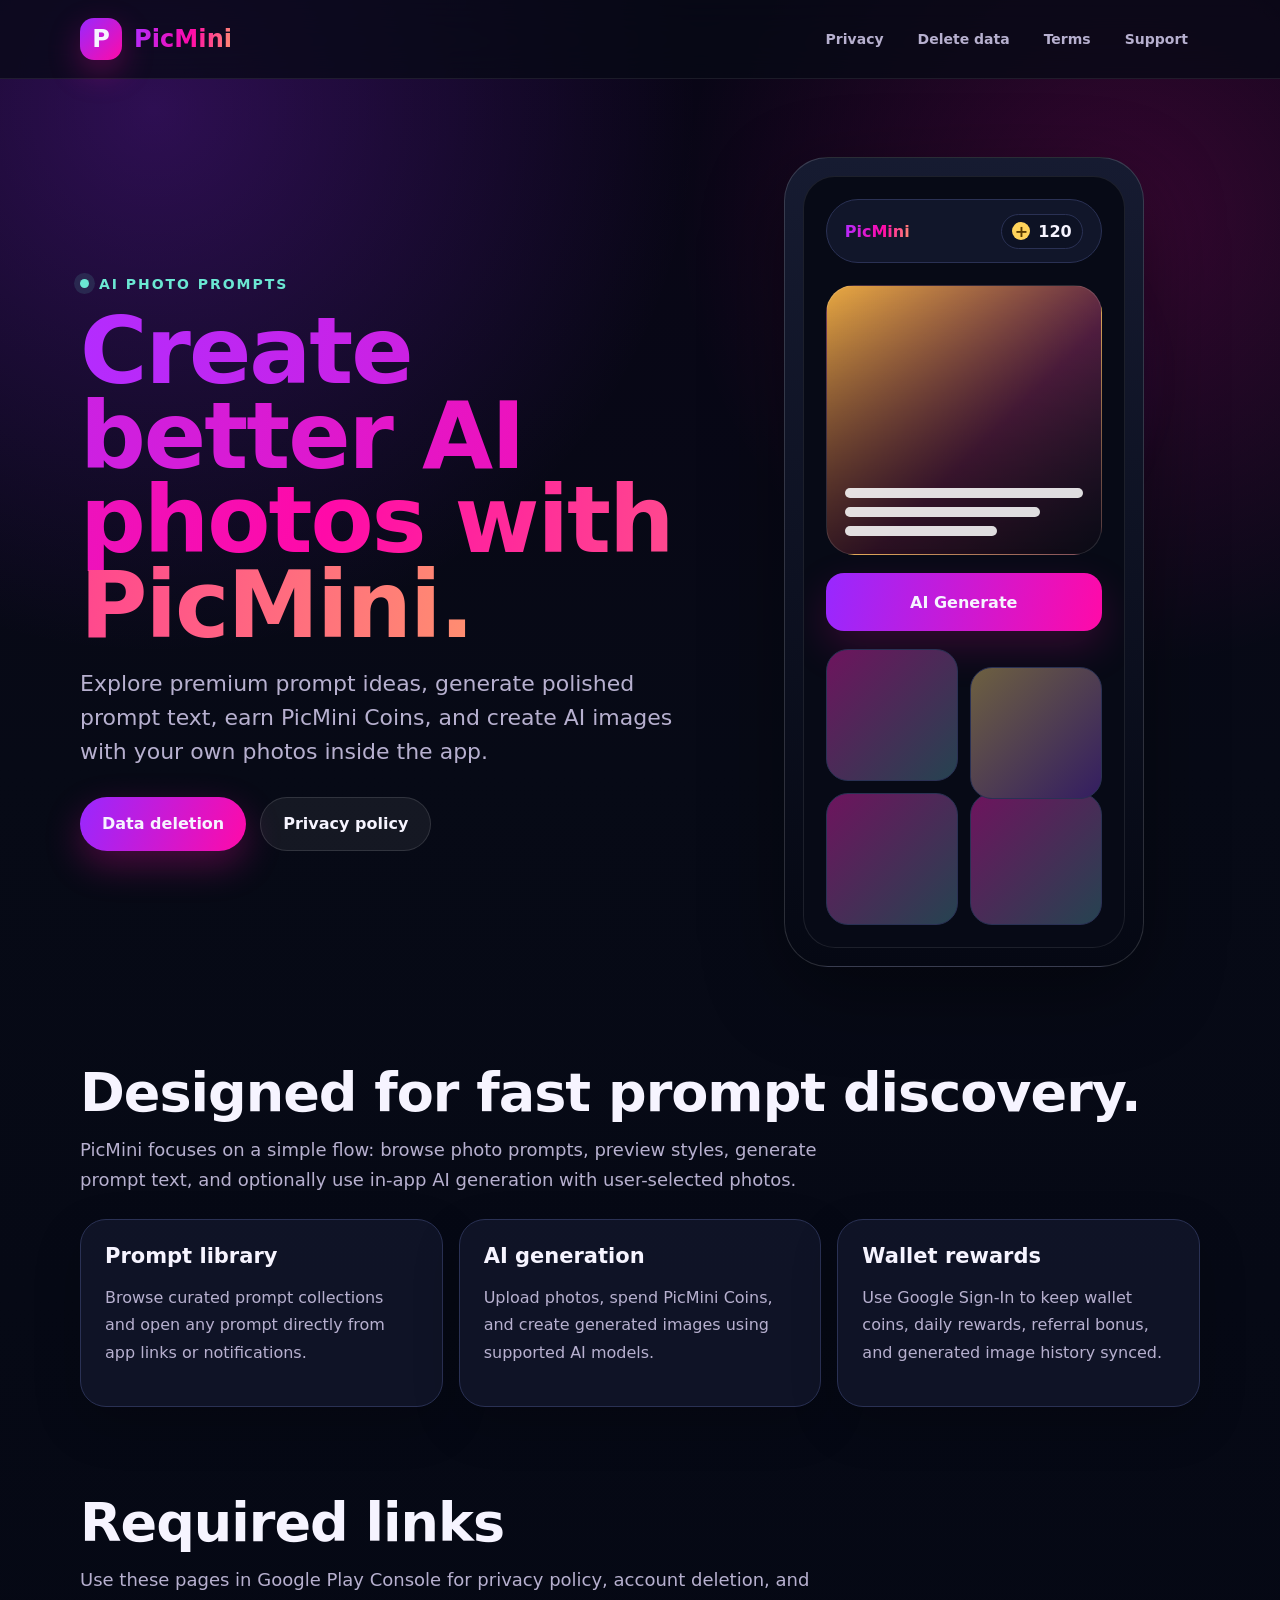
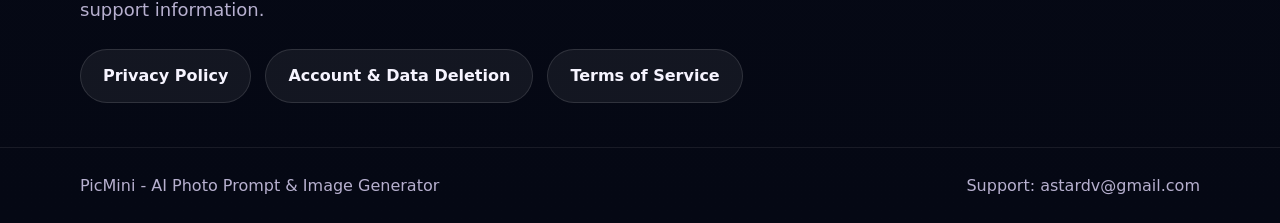
<file: index.html>
<!doctype html>
<html lang="en">
<head>
  <meta charset="utf-8">
  <meta name="viewport" content="width=device-width, initial-scale=1">
  <title>PicMini - AI Photo Prompt & Image Generator</title>
  <meta name="description" content="PicMini helps users discover AI photo prompts, earn coins, and generate AI images with their own photos.">
  <link rel="stylesheet" href="assets/styles.css">
</head>
<body>
  <header class="topbar">
    <nav class="page nav" aria-label="Main navigation">
      <a class="brand" href="index.html" aria-label="PicMini home">
        <span class="brand-mark">P</span>
        <span class="brand-name">PicMini</span>
      </a>
      <div class="nav-links">
        <a href="privacy-policy.html">Privacy</a>
        <a href="data-deletion.html">Delete data</a>
        <a href="terms.html">Terms</a>
        <a href="mailto:astardv@gmail.com?subject=PicMini%20Prompt%20App">Support</a>
      </div>
    </nav>
  </header>

  <main>
    <section class="page hero">
      <div>
        <span class="eyebrow">AI photo prompts</span>
        <h1><span class="gradient-text">Create better AI photos with PicMini.</span></h1>
        <p class="hero-copy">Explore premium prompt ideas, generate polished prompt text, earn PicMini Coins, and create AI images with your own photos inside the app.</p>
        <div class="actions">
          <a class="button primary" href="data-deletion.html">Data deletion</a>
          <a class="button" href="privacy-policy.html">Privacy policy</a>
        </div>
      </div>

      <div class="phone-stage" aria-hidden="true">
        <div class="glow"></div>
        <div class="phone">
          <div class="phone-screen">
            <div class="screen-header">
              <strong class="brand-name">PicMini</strong>
              <span class="coin">120</span>
            </div>
            <div class="feature-card">
              <div class="prompt-lines">
                <span class="line"></span>
                <span class="line"></span>
                <span class="line"></span>
              </div>
            </div>
            <div class="generate-button">AI Generate</div>
            <div class="mini-grid">
              <div class="mini"></div>
              <div class="mini"></div>
              <div class="mini"></div>
              <div class="mini"></div>
            </div>
          </div>
        </div>
      </div>
    </section>

    <section class="page section">
      <h2>Designed for fast prompt discovery.</h2>
      <p class="section-lead">PicMini focuses on a simple flow: browse photo prompts, preview styles, generate prompt text, and optionally use in-app AI generation with user-selected photos.</p>
      <div class="cards">
        <article class="card">
          <h3>Prompt library</h3>
          <p>Browse curated prompt collections and open any prompt directly from app links or notifications.</p>
        </article>
        <article class="card">
          <h3>AI generation</h3>
          <p>Upload photos, spend PicMini Coins, and create generated images using supported AI models.</p>
        </article>
        <article class="card">
          <h3>Wallet rewards</h3>
          <p>Use Google Sign-In to keep wallet coins, daily rewards, referral bonus, and generated image history synced.</p>
        </article>
      </div>
    </section>

    <section class="page section">
      <h2>Required links</h2>
      <p class="section-lead">Use these pages in Google Play Console for privacy policy, account deletion, and support information.</p>
      <div class="actions">
        <a class="button" href="privacy-policy.html">Privacy Policy</a>
        <a class="button" href="data-deletion.html">Account & Data Deletion</a>
        <a class="button" href="terms.html">Terms of Service</a>
      </div>
    </section>
  </main>

  <footer class="footer">
    <div class="page footer-row">
      <span>PicMini - AI Photo Prompt & Image Generator</span>
      <span>Support: <a href="mailto:astardv@gmail.com?subject=PicMini%20Prompt%20App">astardv@gmail.com</a></span>
    </div>
  </footer>
</body>
</html>
</file>
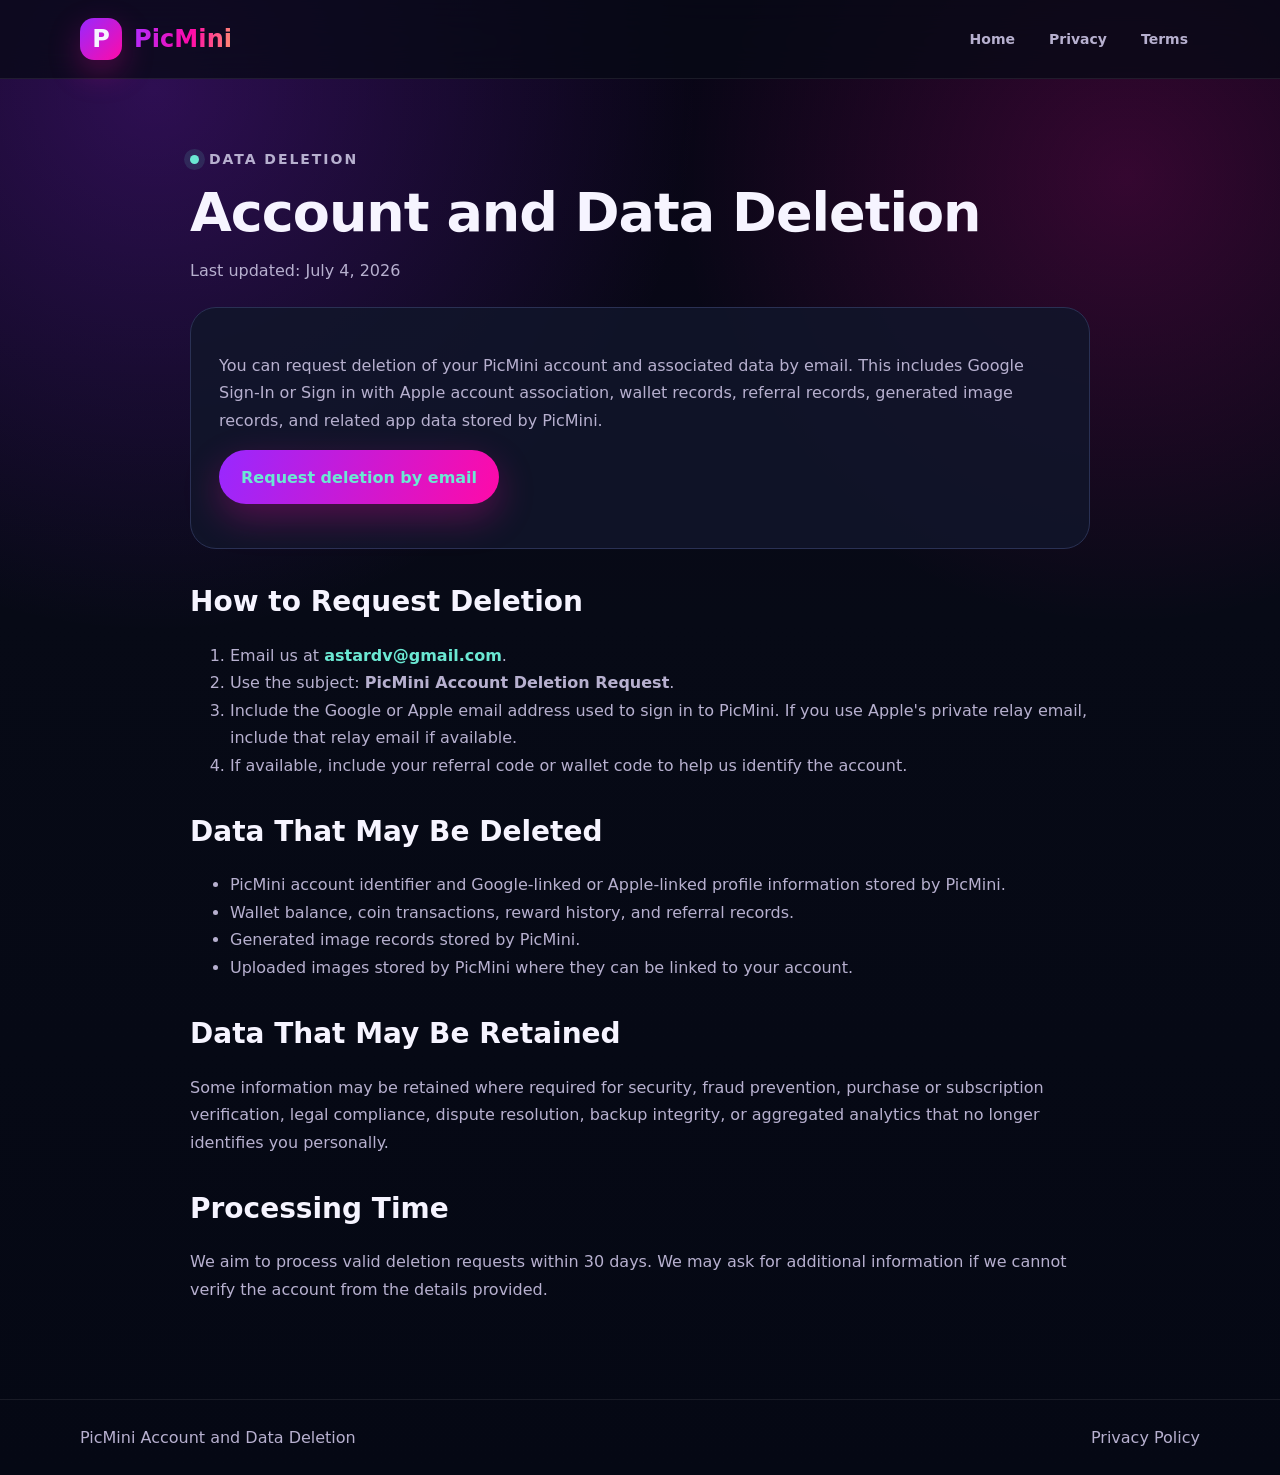
<file: data-deletion.html>
<!doctype html>
<html lang="en">
<head>
  <meta charset="utf-8">
  <meta name="viewport" content="width=device-width, initial-scale=1">
  <title>Account and Data Deletion - PicMini</title>
  <meta name="description" content="Request account and data deletion for PicMini Android and iOS app.">
  <link rel="stylesheet" href="assets/styles.css">
</head>
<body>
  <header class="topbar">
    <nav class="page nav" aria-label="Main navigation">
      <a class="brand" href="index.html"><span class="brand-mark">P</span><span class="brand-name">PicMini</span></a>
      <div class="nav-links">
        <a href="index.html">Home</a>
        <a href="privacy-policy.html">Privacy</a>
        <a href="terms.html">Terms</a>
      </div>
    </nav>
  </header>

  <main class="page policy">
    <p class="eyebrow">Data deletion</p>
    <h1>Account and Data Deletion</h1>
    <p class="muted">Last updated: July 4, 2026</p>

    <div class="policy-card">
      <p>You can request deletion of your PicMini account and associated data by email. This includes Google Sign-In or Sign in with Apple account association, wallet records, referral records, generated image records, and related app data stored by PicMini.</p>
      <p><a class="button primary" href="mailto:astardv@gmail.com?subject=PicMini%20Account%20Deletion%20Request&body=Please%20delete%20my%20PicMini%20account%20and%20associated%20data.%0A%0AGoogle%20or%20Apple%20email%20used%20in%20PicMini%3A%20%0AApple%20private%20relay%20email%20(if%20used)%3A%20%0AReferral%20code%20(if%20available)%3A%20%0AReason%20(optional)%3A%20">Request deletion by email</a></p>
    </div>

    <h2>How to Request Deletion</h2>
    <ol>
      <li>Email us at <a href="mailto:astardv@gmail.com?subject=PicMini%20Account%20Deletion%20Request">astardv@gmail.com</a>.</li>
      <li>Use the subject: <strong>PicMini Account Deletion Request</strong>.</li>
      <li>Include the Google or Apple email address used to sign in to PicMini. If you use Apple's private relay email, include that relay email if available.</li>
      <li>If available, include your referral code or wallet code to help us identify the account.</li>
    </ol>

    <h2>Data That May Be Deleted</h2>
    <ul>
      <li>PicMini account identifier and Google-linked or Apple-linked profile information stored by PicMini.</li>
      <li>Wallet balance, coin transactions, reward history, and referral records.</li>
      <li>Generated image records stored by PicMini.</li>
      <li>Uploaded images stored by PicMini where they can be linked to your account.</li>
    </ul>

    <h2>Data That May Be Retained</h2>
    <p>Some information may be retained where required for security, fraud prevention, purchase or subscription verification, legal compliance, dispute resolution, backup integrity, or aggregated analytics that no longer identifies you personally.</p>

    <h2>Processing Time</h2>
    <p>We aim to process valid deletion requests within 30 days. We may ask for additional information if we cannot verify the account from the details provided.</p>
  </main>

  <footer class="footer">
    <div class="page footer-row">
      <span>PicMini Account and Data Deletion</span>
      <a href="privacy-policy.html">Privacy Policy</a>
    </div>
  </footer>
</body>
</html>
</file>
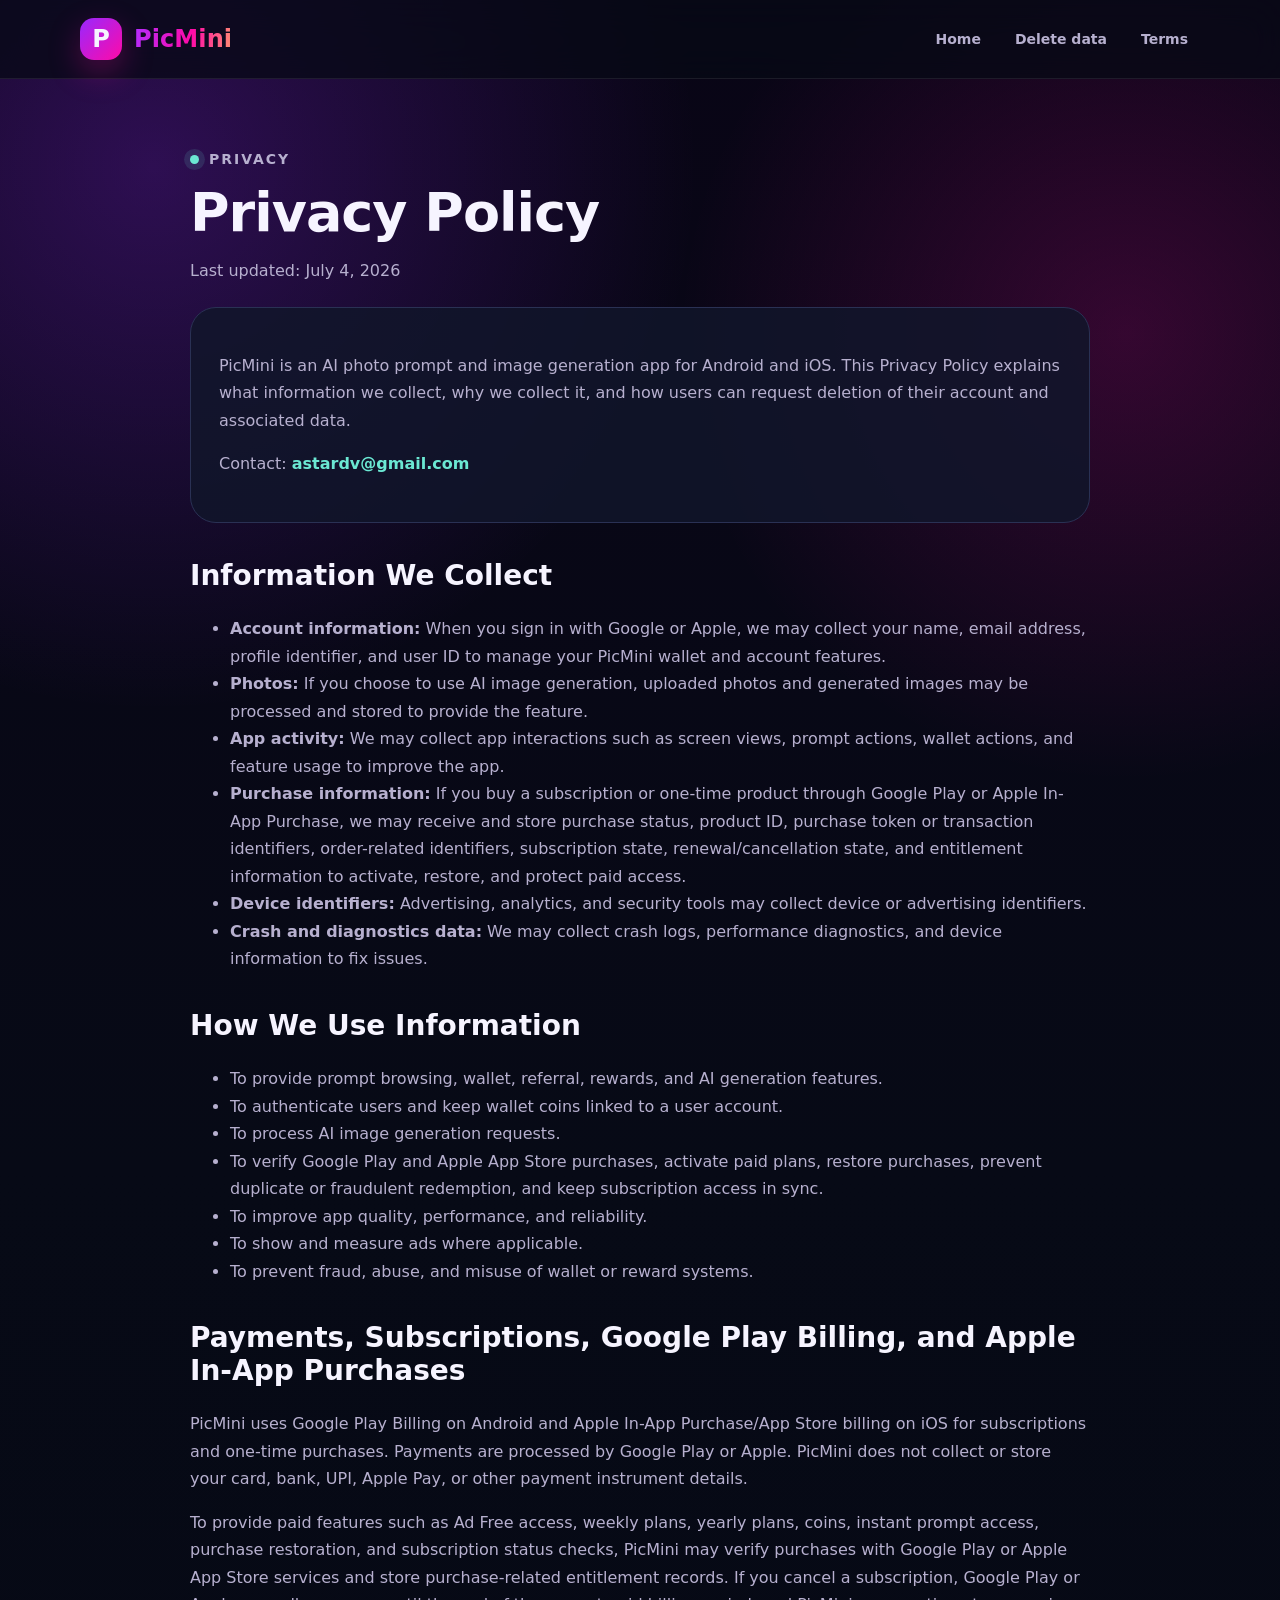
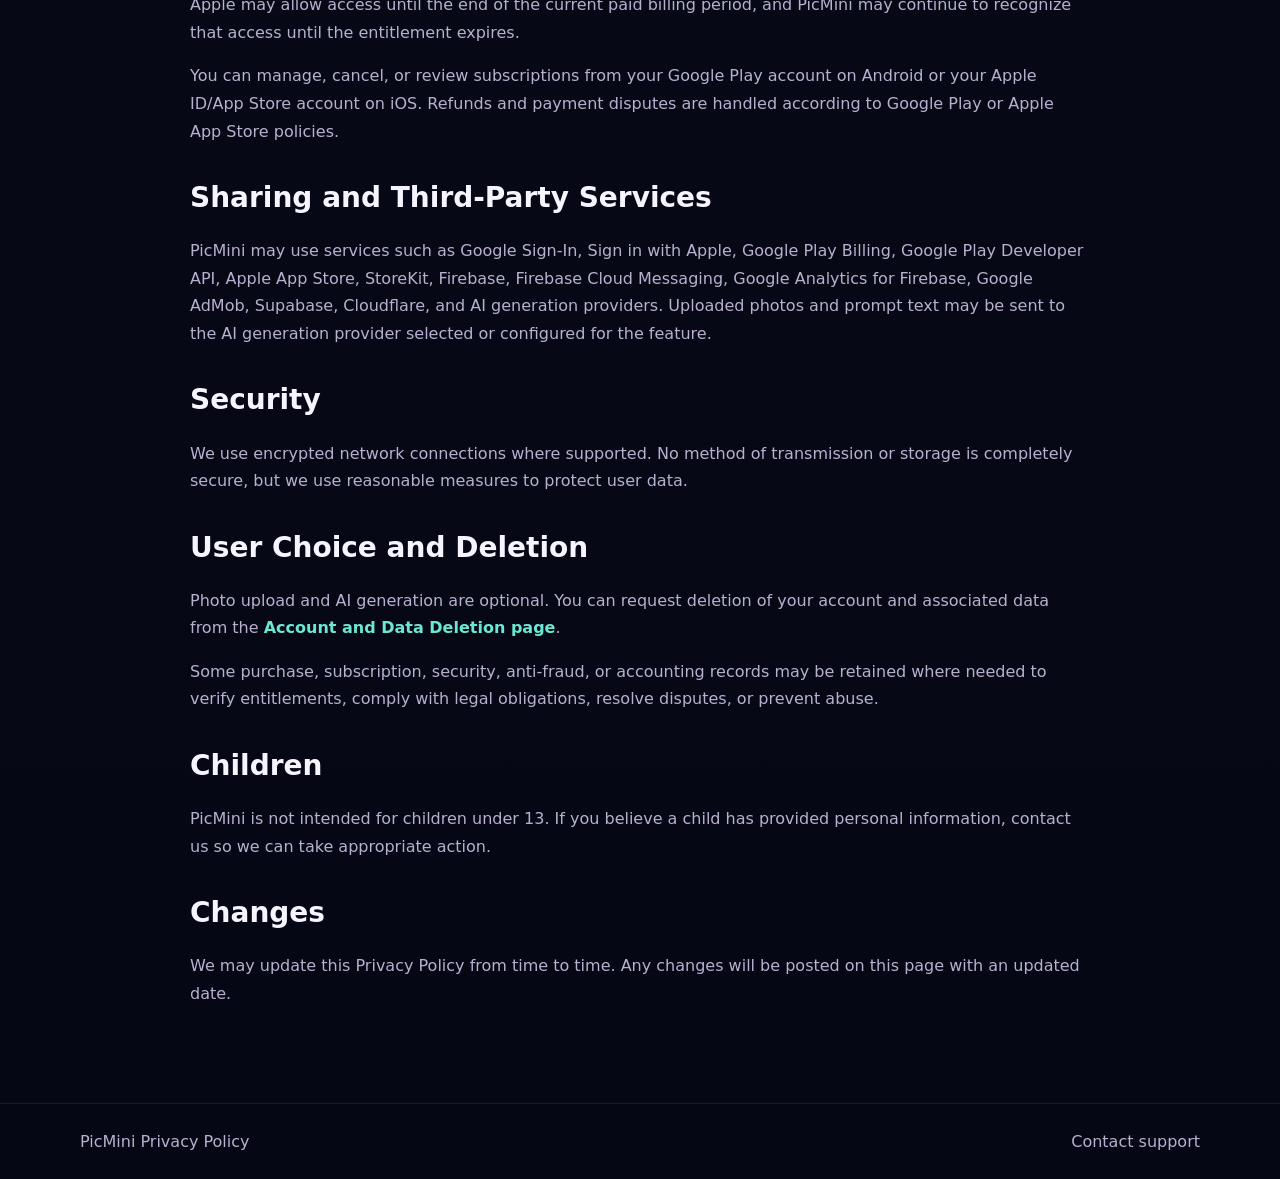
<file: privacy-policy.html>
<!doctype html>
<html lang="en">
<head>
  <meta charset="utf-8">
  <meta name="viewport" content="width=device-width, initial-scale=1">
  <title>Privacy Policy - PicMini</title>
  <meta name="description" content="Privacy Policy for PicMini Android and iOS app.">
  <link rel="stylesheet" href="assets/styles.css">
</head>
<body>
  <header class="topbar">
    <nav class="page nav" aria-label="Main navigation">
      <a class="brand" href="index.html"><span class="brand-mark">P</span><span class="brand-name">PicMini</span></a>
      <div class="nav-links">
        <a href="index.html">Home</a>
        <a href="data-deletion.html">Delete data</a>
        <a href="terms.html">Terms</a>
      </div>
    </nav>
  </header>

  <main class="page policy">
    <p class="eyebrow">Privacy</p>
    <h1>Privacy Policy</h1>
    <p class="muted">Last updated: July 4, 2026</p>

    <div class="policy-card">
      <p>PicMini is an AI photo prompt and image generation app for Android and iOS. This Privacy Policy explains what information we collect, why we collect it, and how users can request deletion of their account and associated data.</p>
      <p>Contact: <a href="mailto:astardv@gmail.com?subject=PicMini%20Prompt%20App">astardv@gmail.com</a></p>
    </div>

    <h2>Information We Collect</h2>
    <ul>
      <li><strong>Account information:</strong> When you sign in with Google or Apple, we may collect your name, email address, profile identifier, and user ID to manage your PicMini wallet and account features.</li>
      <li><strong>Photos:</strong> If you choose to use AI image generation, uploaded photos and generated images may be processed and stored to provide the feature.</li>
      <li><strong>App activity:</strong> We may collect app interactions such as screen views, prompt actions, wallet actions, and feature usage to improve the app.</li>
      <li><strong>Purchase information:</strong> If you buy a subscription or one-time product through Google Play or Apple In-App Purchase, we may receive and store purchase status, product ID, purchase token or transaction identifiers, order-related identifiers, subscription state, renewal/cancellation state, and entitlement information to activate, restore, and protect paid access.</li>
      <li><strong>Device identifiers:</strong> Advertising, analytics, and security tools may collect device or advertising identifiers.</li>
      <li><strong>Crash and diagnostics data:</strong> We may collect crash logs, performance diagnostics, and device information to fix issues.</li>
    </ul>

    <h2>How We Use Information</h2>
    <ul>
      <li>To provide prompt browsing, wallet, referral, rewards, and AI generation features.</li>
      <li>To authenticate users and keep wallet coins linked to a user account.</li>
      <li>To process AI image generation requests.</li>
      <li>To verify Google Play and Apple App Store purchases, activate paid plans, restore purchases, prevent duplicate or fraudulent redemption, and keep subscription access in sync.</li>
      <li>To improve app quality, performance, and reliability.</li>
      <li>To show and measure ads where applicable.</li>
      <li>To prevent fraud, abuse, and misuse of wallet or reward systems.</li>
    </ul>

    <h2>Payments, Subscriptions, Google Play Billing, and Apple In-App Purchases</h2>
    <p>PicMini uses Google Play Billing on Android and Apple In-App Purchase/App Store billing on iOS for subscriptions and one-time purchases. Payments are processed by Google Play or Apple. PicMini does not collect or store your card, bank, UPI, Apple Pay, or other payment instrument details.</p>
    <p>To provide paid features such as Ad Free access, weekly plans, yearly plans, coins, instant prompt access, purchase restoration, and subscription status checks, PicMini may verify purchases with Google Play or Apple App Store services and store purchase-related entitlement records. If you cancel a subscription, Google Play or Apple may allow access until the end of the current paid billing period, and PicMini may continue to recognize that access until the entitlement expires.</p>
    <p>You can manage, cancel, or review subscriptions from your Google Play account on Android or your Apple ID/App Store account on iOS. Refunds and payment disputes are handled according to Google Play or Apple App Store policies.</p>

    <h2>Sharing and Third-Party Services</h2>
    <p>PicMini may use services such as Google Sign-In, Sign in with Apple, Google Play Billing, Google Play Developer API, Apple App Store, StoreKit, Firebase, Firebase Cloud Messaging, Google Analytics for Firebase, Google AdMob, Supabase, Cloudflare, and AI generation providers. Uploaded photos and prompt text may be sent to the AI generation provider selected or configured for the feature.</p>

    <h2>Security</h2>
    <p>We use encrypted network connections where supported. No method of transmission or storage is completely secure, but we use reasonable measures to protect user data.</p>

    <h2>User Choice and Deletion</h2>
    <p>Photo upload and AI generation are optional. You can request deletion of your account and associated data from the <a href="data-deletion.html">Account and Data Deletion page</a>.</p>
    <p>Some purchase, subscription, security, anti-fraud, or accounting records may be retained where needed to verify entitlements, comply with legal obligations, resolve disputes, or prevent abuse.</p>

    <h2>Children</h2>
    <p>PicMini is not intended for children under 13. If you believe a child has provided personal information, contact us so we can take appropriate action.</p>

    <h2>Changes</h2>
    <p>We may update this Privacy Policy from time to time. Any changes will be posted on this page with an updated date.</p>
  </main>

  <footer class="footer">
    <div class="page footer-row">
      <span>PicMini Privacy Policy</span>
      <a href="mailto:astardv@gmail.com?subject=PicMini%20Prompt%20App">Contact support</a>
    </div>
  </footer>
</body>
</html>
</file>
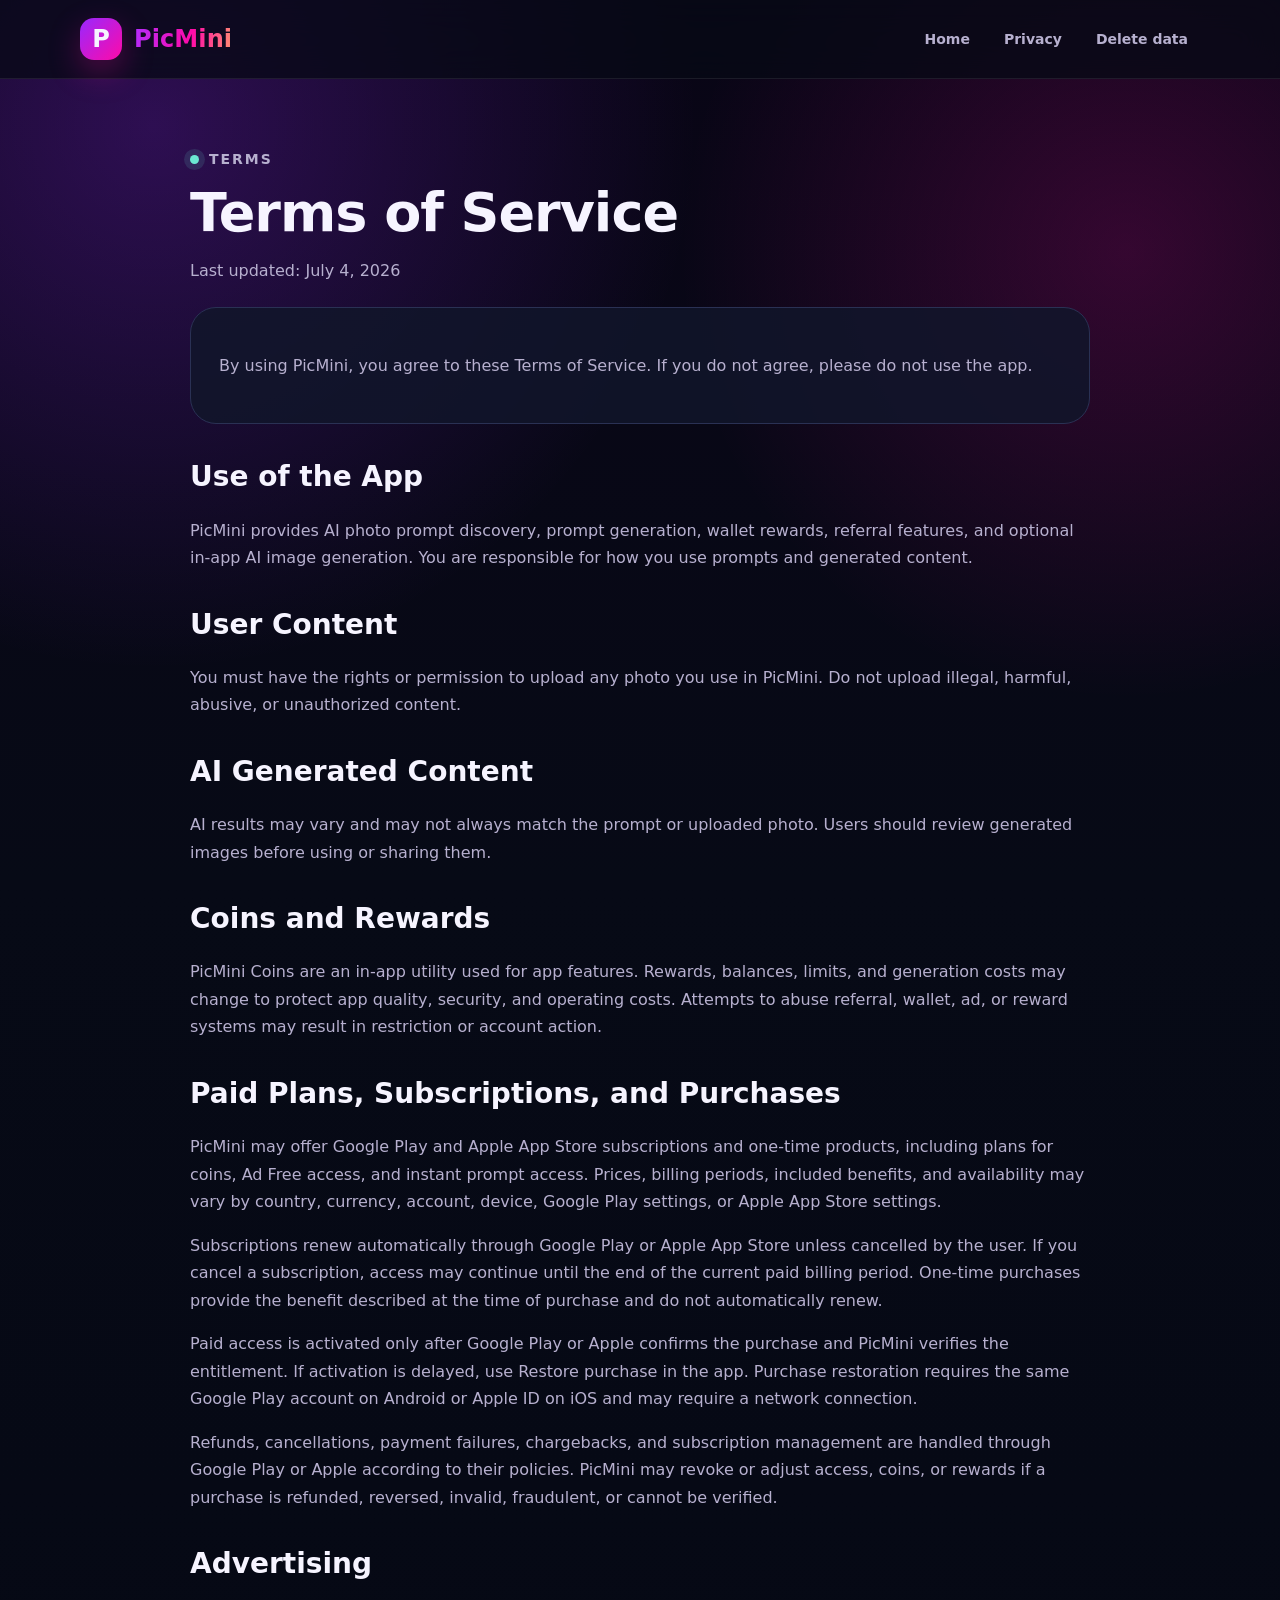
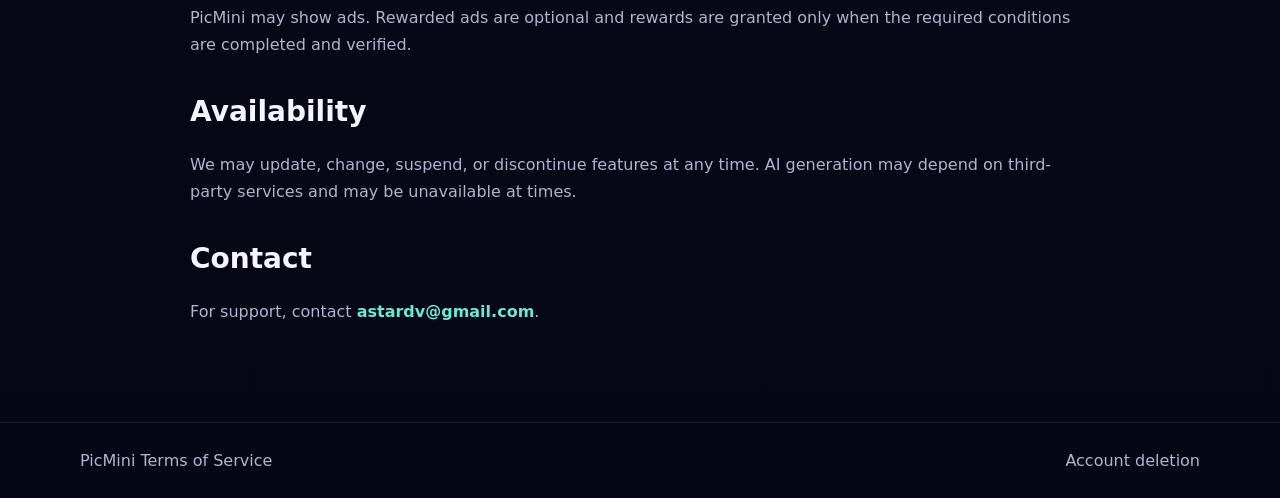
<file: terms.html>
<!doctype html>
<html lang="en">
<head>
  <meta charset="utf-8">
  <meta name="viewport" content="width=device-width, initial-scale=1">
  <title>Terms of Service - PicMini</title>
  <meta name="description" content="Terms of Service for PicMini Android and iOS app.">
  <link rel="stylesheet" href="assets/styles.css">
</head>
<body>
  <header class="topbar">
    <nav class="page nav" aria-label="Main navigation">
      <a class="brand" href="index.html"><span class="brand-mark">P</span><span class="brand-name">PicMini</span></a>
      <div class="nav-links">
        <a href="index.html">Home</a>
        <a href="privacy-policy.html">Privacy</a>
        <a href="data-deletion.html">Delete data</a>
      </div>
    </nav>
  </header>

  <main class="page policy">
    <p class="eyebrow">Terms</p>
    <h1>Terms of Service</h1>
    <p class="muted">Last updated: July 4, 2026</p>

    <div class="policy-card">
      <p>By using PicMini, you agree to these Terms of Service. If you do not agree, please do not use the app.</p>
    </div>

    <h2>Use of the App</h2>
    <p>PicMini provides AI photo prompt discovery, prompt generation, wallet rewards, referral features, and optional in-app AI image generation. You are responsible for how you use prompts and generated content.</p>

    <h2>User Content</h2>
    <p>You must have the rights or permission to upload any photo you use in PicMini. Do not upload illegal, harmful, abusive, or unauthorized content.</p>

    <h2>AI Generated Content</h2>
    <p>AI results may vary and may not always match the prompt or uploaded photo. Users should review generated images before using or sharing them.</p>

    <h2>Coins and Rewards</h2>
    <p>PicMini Coins are an in-app utility used for app features. Rewards, balances, limits, and generation costs may change to protect app quality, security, and operating costs. Attempts to abuse referral, wallet, ad, or reward systems may result in restriction or account action.</p>

    <h2>Paid Plans, Subscriptions, and Purchases</h2>
    <p>PicMini may offer Google Play and Apple App Store subscriptions and one-time products, including plans for coins, Ad Free access, and instant prompt access. Prices, billing periods, included benefits, and availability may vary by country, currency, account, device, Google Play settings, or Apple App Store settings.</p>
    <p>Subscriptions renew automatically through Google Play or Apple App Store unless cancelled by the user. If you cancel a subscription, access may continue until the end of the current paid billing period. One-time purchases provide the benefit described at the time of purchase and do not automatically renew.</p>
    <p>Paid access is activated only after Google Play or Apple confirms the purchase and PicMini verifies the entitlement. If activation is delayed, use Restore purchase in the app. Purchase restoration requires the same Google Play account on Android or Apple ID on iOS and may require a network connection.</p>
    <p>Refunds, cancellations, payment failures, chargebacks, and subscription management are handled through Google Play or Apple according to their policies. PicMini may revoke or adjust access, coins, or rewards if a purchase is refunded, reversed, invalid, fraudulent, or cannot be verified.</p>

    <h2>Advertising</h2>
    <p>PicMini may show ads. Rewarded ads are optional and rewards are granted only when the required conditions are completed and verified.</p>

    <h2>Availability</h2>
    <p>We may update, change, suspend, or discontinue features at any time. AI generation may depend on third-party services and may be unavailable at times.</p>

    <h2>Contact</h2>
    <p>For support, contact <a href="mailto:astardv@gmail.com?subject=PicMini%20Prompt%20App">astardv@gmail.com</a>.</p>
  </main>

  <footer class="footer">
    <div class="page footer-row">
      <span>PicMini Terms of Service</span>
      <a href="data-deletion.html">Account deletion</a>
    </div>
  </footer>
</body>
</html>
</file>
<file: assets/styles.css>
:root {
  --bg: #070a16;
  --panel: #11162a;
  --panel-2: #171d34;
  --line: #2a3154;
  --text: #f6f4ff;
  --muted: #b7b0cf;
  --pink: #ff0aa8;
  --violet: #9828ff;
  --cyan: #6be8d3;
  --gold: #ffd35b;
  --shadow: 0 24px 80px rgba(0, 0, 0, .38);
  font-family: Inter, ui-sans-serif, system-ui, -apple-system, BlinkMacSystemFont, "Segoe UI", sans-serif;
}

* {
  box-sizing: border-box;
}

html {
  scroll-behavior: smooth;
}

body {
  margin: 0;
  min-height: 100vh;
  background:
    radial-gradient(circle at 12% 6%, rgba(152, 40, 255, .26), transparent 34rem),
    radial-gradient(circle at 88% 12%, rgba(255, 10, 168, .18), transparent 28rem),
    linear-gradient(180deg, #090516 0%, var(--bg) 42%, #050814 100%);
  color: var(--text);
}

a {
  color: inherit;
  text-decoration: none;
}

.page {
  width: min(1120px, calc(100% - 40px));
  margin: 0 auto;
}

.topbar {
  position: sticky;
  top: 0;
  z-index: 10;
  border-bottom: 1px solid rgba(255, 255, 255, .08);
  background: rgba(7, 10, 22, .76);
  backdrop-filter: blur(18px);
}

.nav {
  display: flex;
  align-items: center;
  justify-content: space-between;
  gap: 20px;
  min-height: 78px;
}

.brand {
  display: inline-flex;
  align-items: center;
  gap: 12px;
  font-weight: 900;
  font-size: 24px;
  letter-spacing: .1px;
}

.brand-mark {
  width: 42px;
  height: 42px;
  display: grid;
  place-items: center;
  border-radius: 14px;
  background: linear-gradient(135deg, var(--violet), var(--pink));
  box-shadow: 0 12px 32px rgba(255, 10, 168, .28);
}

.brand-name,
.gradient-text {
  background: linear-gradient(100deg, #b32cff 0%, var(--pink) 58%, #ff8f70 100%);
  -webkit-background-clip: text;
  background-clip: text;
  color: transparent;
}

.nav-links {
  display: flex;
  align-items: center;
  gap: 10px;
  color: var(--muted);
  font-size: 14px;
  font-weight: 700;
}

.nav-links a {
  padding: 10px 12px;
  border-radius: 999px;
}

.nav-links a:hover {
  background: rgba(255, 255, 255, .08);
  color: var(--text);
}

.hero {
  display: grid;
  grid-template-columns: minmax(0, 1.03fr) minmax(360px, .82fr);
  gap: 54px;
  align-items: center;
  padding: 78px 0 54px;
}

.eyebrow {
  display: inline-flex;
  align-items: center;
  gap: 10px;
  color: var(--cyan);
  font-size: 14px;
  font-weight: 900;
  text-transform: uppercase;
  letter-spacing: .14em;
}

.eyebrow::before {
  content: "";
  width: 9px;
  height: 9px;
  border-radius: 99px;
  background: var(--cyan);
  box-shadow: 0 0 0 6px rgba(107, 232, 211, .12);
}

h1 {
  margin: 18px 0 18px;
  font-size: clamp(54px, 8vw, 92px);
  line-height: .92;
  letter-spacing: -2px;
}

.hero-copy {
  max-width: 620px;
  margin: 0 0 28px;
  color: var(--muted);
  font-size: clamp(18px, 2.1vw, 22px);
  line-height: 1.55;
}

.actions {
  display: flex;
  flex-wrap: wrap;
  gap: 14px;
}

.button {
  display: inline-flex;
  align-items: center;
  justify-content: center;
  min-height: 54px;
  padding: 0 22px;
  border-radius: 999px;
  border: 1px solid rgba(255, 255, 255, .12);
  background: rgba(255, 255, 255, .06);
  color: var(--text);
  font-weight: 900;
}

.button.primary {
  border: 0;
  background: linear-gradient(110deg, var(--violet), var(--pink));
  box-shadow: 0 14px 36px rgba(255, 10, 168, .28);
}

.button:hover {
  transform: translateY(-1px);
}

.phone-stage {
  position: relative;
  min-height: 570px;
}

.glow {
  position: absolute;
  inset: 42px 0 auto 30px;
  height: 360px;
  border-radius: 50%;
  background: radial-gradient(circle, rgba(255, 10, 168, .26), rgba(152, 40, 255, .1), transparent 68%);
  filter: blur(8px);
}

.phone {
  position: relative;
  width: min(360px, 100%);
  margin: 0 auto;
  padding: 18px;
  border: 1px solid rgba(255, 255, 255, .15);
  border-radius: 44px;
  background: linear-gradient(180deg, #161b31, #050813);
  box-shadow: var(--shadow);
}

.phone-screen {
  overflow: hidden;
  min-height: 660px;
  border-radius: 32px;
  background: #070a16;
  border: 1px solid rgba(255, 255, 255, .09);
}

.screen-header {
  margin: 22px;
  height: 64px;
  display: flex;
  align-items: center;
  justify-content: space-between;
  padding: 0 18px;
  border-radius: 999px;
  background: var(--panel);
  border: 1px solid var(--line);
}

.coin {
  display: inline-flex;
  align-items: center;
  gap: 8px;
  padding: 7px 10px;
  border-radius: 999px;
  background: #0d1224;
  border: 1px solid var(--line);
  font-weight: 900;
}

.coin::before {
  content: "+";
  width: 18px;
  height: 18px;
  display: grid;
  place-items: center;
  border-radius: 50%;
  color: #5a3b00;
  background: var(--gold);
}

.feature-card {
  margin: 0 22px 18px;
  min-height: 270px;
  border-radius: 28px;
  padding: 18px;
  background:
    linear-gradient(180deg, rgba(0, 0, 0, .05), rgba(0, 0, 0, .54)),
    linear-gradient(135deg, #f7b345, #5b2148 58%, #15162d);
  border: 1px solid rgba(255, 255, 255, .12);
  display: flex;
  flex-direction: column;
  justify-content: flex-end;
}

.prompt-lines {
  display: grid;
  gap: 9px;
}

.line {
  height: 10px;
  border-radius: 999px;
  background: rgba(255, 255, 255, .86);
}

.line:nth-child(2) {
  width: 82%;
}

.line:nth-child(3) {
  width: 64%;
}

.generate-button {
  margin: 0 22px 18px;
  height: 58px;
  display: grid;
  place-items: center;
  border-radius: 18px;
  background: linear-gradient(100deg, var(--violet), var(--pink));
  font-weight: 900;
  box-shadow: 0 16px 42px rgba(255, 10, 168, .18);
}

.mini-grid {
  display: grid;
  grid-template-columns: repeat(2, 1fr);
  gap: 12px;
  padding: 0 22px 22px;
}

.mini {
  height: 132px;
  border-radius: 22px;
  border: 1px solid var(--line);
  background: linear-gradient(135deg, rgba(255, 10, 168, .38), rgba(107, 232, 211, .2)), #141a30;
}

.mini:nth-child(2) {
  transform: translateY(18px);
  background: linear-gradient(135deg, rgba(255, 211, 91, .38), rgba(152, 40, 255, .24)), #141a30;
}

.section {
  padding: 44px 0;
}

.section h2,
.policy h1 {
  margin: 0 0 14px;
  font-size: clamp(34px, 4.6vw, 54px);
  line-height: 1.04;
  letter-spacing: -1px;
}

.section-lead {
  max-width: 760px;
  margin: 0 0 24px;
  color: var(--muted);
  font-size: 18px;
  line-height: 1.65;
}

.cards {
  display: grid;
  grid-template-columns: repeat(3, 1fr);
  gap: 16px;
}

.card {
  padding: 24px;
  border-radius: 26px;
  background: rgba(17, 22, 42, .84);
  border: 1px solid var(--line);
  box-shadow: 0 18px 48px rgba(0, 0, 0, .2);
}

.card h3 {
  margin: 0 0 10px;
  font-size: 21px;
}

.card p,
.policy p,
.policy li {
  color: var(--muted);
  line-height: 1.72;
}

.policy {
  max-width: 900px;
  padding: 54px 0 80px;
}

.policy-card {
  margin: 22px 0;
  padding: 28px;
  border-radius: 26px;
  background: rgba(17, 22, 42, .86);
  border: 1px solid var(--line);
}

.policy h2 {
  margin-top: 36px;
  font-size: 28px;
}

.policy a {
  color: var(--cyan);
  font-weight: 800;
}

.muted {
  color: var(--muted);
}

.footer {
  border-top: 1px solid rgba(255, 255, 255, .08);
  padding: 28px 0;
  color: var(--muted);
}

.footer-row {
  display: flex;
  justify-content: space-between;
  gap: 20px;
  flex-wrap: wrap;
}

@media (max-width: 860px) {
  .page {
    width: min(100% - 28px, 560px);
  }

  .nav {
    min-height: 70px;
  }

  .nav-links {
    display: none;
  }

  .hero {
    grid-template-columns: 1fr;
    gap: 34px;
    padding: 52px 0 28px;
  }

  .phone-stage {
    min-height: auto;
  }

  .phone {
    width: min(360px, 100%);
  }

  .cards {
    grid-template-columns: 1fr;
  }
}
</file>
